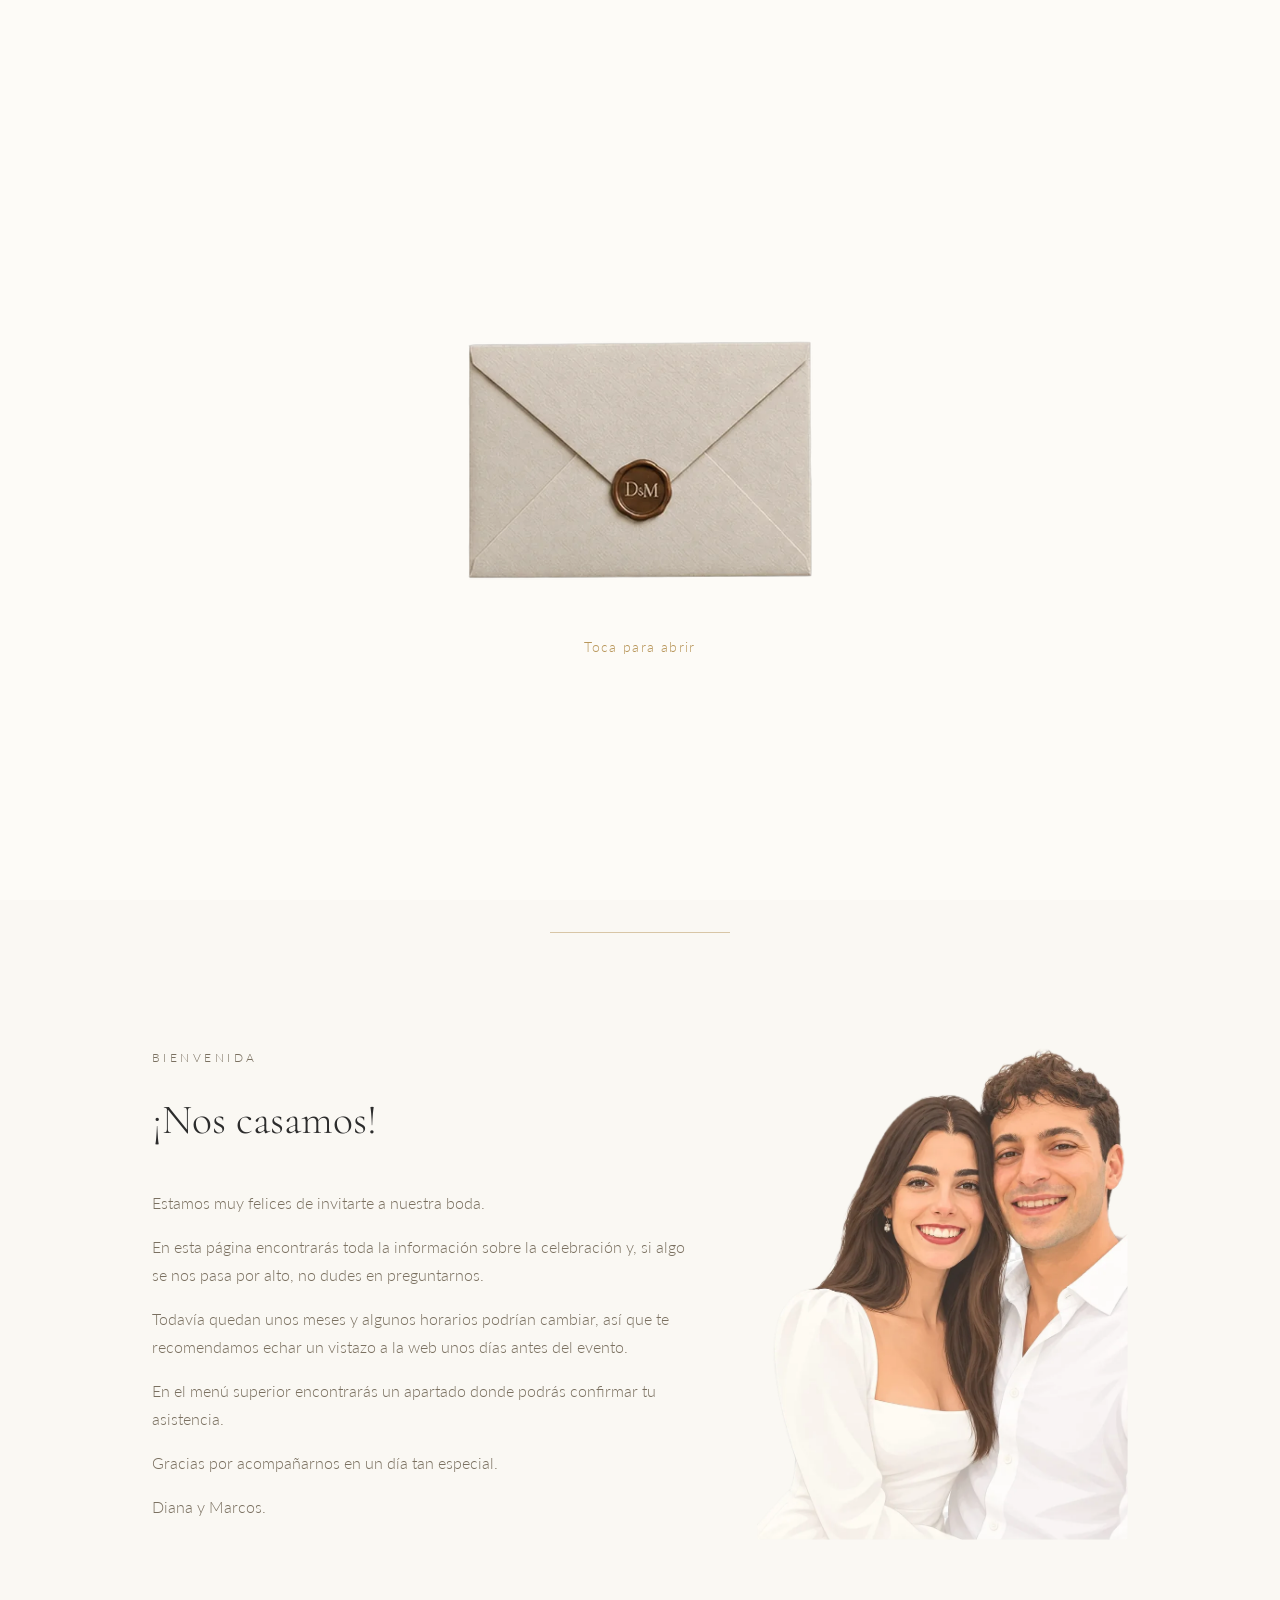
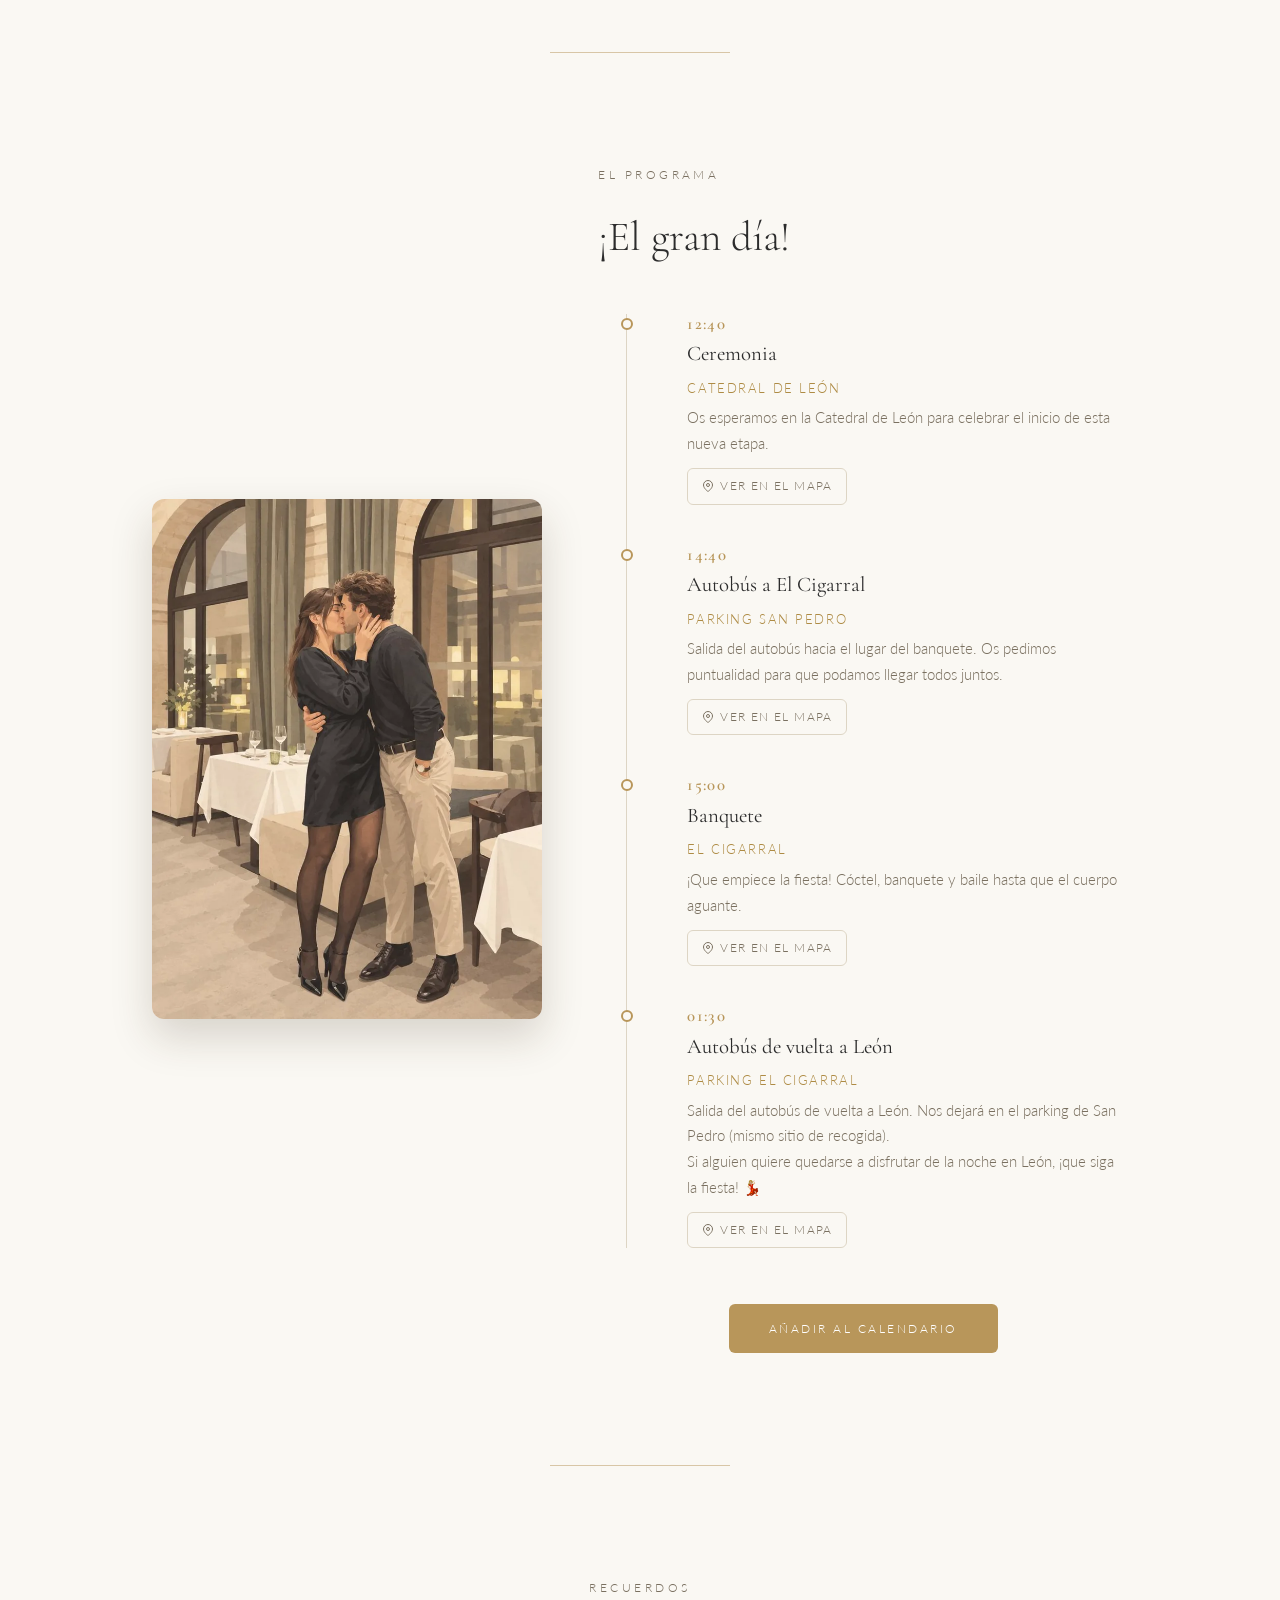
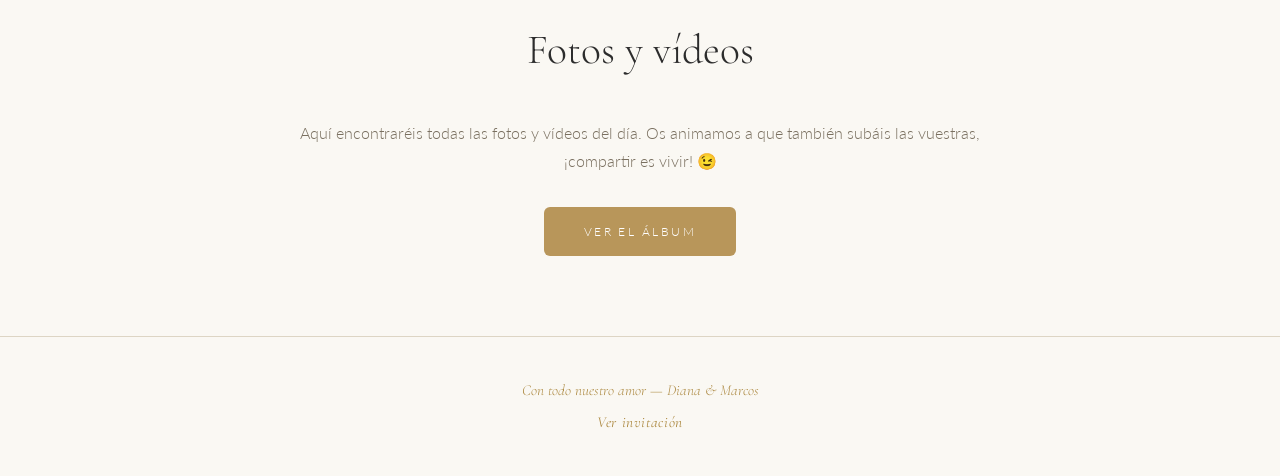
<file: index.html>
<!DOCTYPE html>
<html lang="es">
<head>
  <meta charset="UTF-8" />
  <meta name="viewport" content="width=device-width, initial-scale=1.0" />
  <meta name="color-scheme" content="only light" />
  <meta name="robots" content="noindex, nofollow" />
  <title data-es="El Día" data-en="The Day">El Día</title>

  <!-- Link preview (Open Graph) -->
  <meta property="og:type" content="website" />
  <meta property="og:url" content="https://bodadianaymarcos.com/" />
  <meta property="og:title" content="Diana &amp; Marcos" />
  <meta property="og:description" content="Tenemos algo que contarte..." />
  <meta property="og:image" content="https://bodadianaymarcos.com/og-image.jpg" />
  <meta property="og:image:width" content="1200" />
  <meta property="og:image:height" content="630" />
  <meta property="og:locale" content="es_ES" />
  <meta name="twitter:card" content="summary_large_image" />
  <meta name="twitter:title" content="Diana &amp; Marcos" />
  <meta name="twitter:description" content="Tenemos algo que contarte..." />
  <meta name="twitter:image" content="https://bodadianaymarcos.com/og-image.jpg" />

  <link rel="icon" type="image/svg+xml" href="favicon.svg?v=4" />
  <link rel="stylesheet" href="style.css?v=17" />
</head>
<body>

  <!-- Invitation intro (envelope) — shown once per device -->
  <div id="invite" class="invite">
    <div class="invite-seq" id="inviteSeq">
      <img class="fr" src="frame-1.webp" alt="" style="opacity:1" />
      <img class="fr" loading="lazy" src="frame-2.webp" alt="" />
      <img class="fr" loading="lazy" src="frame-3.webp" alt="" />
      <img class="fr" loading="lazy" src="frame-4.webp" alt="" />
      <img class="fr" loading="lazy" src="frame-5.webp" alt="" />
      <img class="fr" loading="lazy" src="frame-6.webp" alt="" />
      <img class="fr" loading="lazy" src="frame-7.webp" alt="" />
      <img class="fr" loading="lazy" src="frame-8.webp" alt="" />
      <img class="fr" loading="lazy" src="frame-9.webp" alt="" />
      <p class="invite-hint" data-es="Toca para abrir" data-en="Tap to open">Toca para abrir</p>
    </div>
    <div class="invite-letterwrap">
      <div class="invite-letter">
        <p data-es="Queridos familiares y amigos," data-en="Dear family and friends,">Queridos familiares y amigos,</p>
        <p data-es="Uno de los días más importantes de nuestra vida va a suceder muy pronto... ¡nos&nbsp;casamos!" data-en="One of the most important days of our lives is coming very soon... we're getting&nbsp;married!">Uno de los días más importantes de nuestra vida va a suceder muy pronto... ¡nos&nbsp;casamos!</p>
        <p class="il-line" data-es="Nuestra historia empezó con unos cuantos kilómetros de por medio y poco a poco se fueron convirtiendo en un camino que decidimos recorrer de la mano." data-en="Our story began with quite a few miles between us, and little by little they turned into a road we decided to walk hand in hand.">Nuestra historia empezó con unos cuantos kilómetros de por medio y poco a poco se fueron convirtiendo en un camino que decidimos recorrer de la mano.</p>
        <p data-es="Entre viajes, despedidas, reencuentros, conversaciones interminables, planes en común y muchas ganas de estar juntos, fuimos construyendo nuestra historia. Con el tiempo, entendimos que no queríamos que la distancia marcara nuestro camino, sino encontrar la manera de compartir la vida." data-en="Through trips, goodbyes, reunions, endless conversations, shared plans and a constant longing to be together, we slowly built our story. In time, we realised we didn't want distance to shape our path; we wanted to find a way to share our lives.">Entre viajes, despedidas, reencuentros, conversaciones interminables, planes en común y muchas ganas de estar juntos, fuimos construyendo nuestra historia. Con el tiempo, entendimos que no queríamos que la distancia marcara nuestro camino, sino encontrar la manera de compartir la vida.</p>
        <p class="il-line" data-es="Hoy, después de todo lo vivido y de lo que nos queda por delante, hemos decidido dar uno de los pasos más importantes de nuestra historia." data-en="Today, after everything we have lived and everything that lies ahead, we have decided to take one of the most important steps in our story.">Hoy, después de todo lo vivido y de lo que nos queda por delante, hemos decidido dar uno de los pasos más importantes de nuestra historia.</p>
        <p class="il-line" data-es="Nos hace ilusión imaginar ese día y pensar en todas las personas que estaréis allí; las que nos habéis visto crecer, las que nos habéis acompañado en cada etapa y apoyado en momentos importantes, y las que, de una manera u otra, formáis parte de lo que somos." data-en="We are so excited to picture that day and to think of all of you who will be there: those who have watched us grow up, those who have been with us through every stage, those who have supported us in important moments, and those who, in one way or another, are part of who we are today.">Nos hace ilusión imaginar ese día y pensar en todas las personas que estaréis allí; las que nos habéis visto crecer, las que nos habéis acompañado en cada etapa y apoyado en momentos importantes, y las que, de una manera u otra, formáis parte de lo que somos.</p>
        <p data-es="Porque si hay algo que tenemos claro es que los momentos importantes de la vida son aún más especiales cuando se comparten con las personas que queremos." data-en="Because if there is one thing we know for sure, it is that life's important moments are even more special when they are shared with the people we love.">Porque si hay algo que tenemos claro es que los momentos importantes de la vida son aún más especiales cuando se comparten con las personas que queremos.</p>
        <p class="il-line" data-es="Así que guarda la fecha y prepárate para disfrutar, bailar y celebrar con nosotros." data-en="So save the date, and get ready to enjoy, dance and celebrate with us.">Así que guarda la fecha y prepárate para disfrutar, bailar y celebrar con nosotros.</p>
        <p data-es="Te esperamos el 7 de agosto de 2027." data-en="We can't wait to see you on August 7th, 2027.">Te esperamos el 7 de agosto de 2027.</p>
        <p class="il-close" data-es="Con todo nuestro cariño," data-en="With all our love,">Con todo nuestro cariño,</p>
        <p class="il-sign" data-es="Diana y Marcos." data-en="Diana and Marcos.">Diana y Marcos.</p>
        <button class="invite-enter" id="inviteEnter" data-es="Entrar" data-en="Enter">Entrar</button>
      </div>
    </div>
  </div>
  <script>(function(){try{if(!localStorage.getItem('inviteSeen')){var i=document.getElementById('invite');i.style.display='flex';document.body.style.overflow='hidden';}}catch(e){}})();</script>

  <nav>
    <a class="nav-brand" href="index.html">D<span style="font-style:italic;">&</span>M</a>
    <ul class="nav-links">
      <li><a href="index.html" class="active" data-es="El día" data-en="The day">El día</a></li>
      <li><a href="travel.html" data-es="Información útil" data-en="Useful Information">Información útil</a></li>
      <li><a href="rsvp.html" data-es="Asistencia" data-en="Attendance">Asistencia</a></li>
      <li><a href="https://photos.app.goo.gl/DwbeDk7EVGPtyw8GA" target="_blank" rel="noopener" data-es="Fotos" data-en="Photos">Fotos</a></li>
    </ul>
    <div class="lang-toggle">
      <button data-lang="es" class="active">ES</button>
      <button data-lang="en">EN</button>
    </div>
    <button class="nav-toggle" aria-label="Menú" aria-expanded="false">
      <span></span><span></span><span></span>
    </button>
  </nav>

  <div class="page">

    <!-- Hero -->
    <section class="hero">
      <p class="hero-eyebrow" data-es="¡Nos casamos!" data-en="We're getting married!">¡Nos casamos!</p>
      <div class="divider hero-rule-top"></div>
      <h1>Diana <em>&</em> Marcos</h1>
      <div class="divider hero-rule-bottom"></div>
      <p class="hero-date" data-es="7 de agosto de 2027" data-en="August 7th, 2027">7 de agosto de 2027</p>
      <p class="hero-location" data-es="Catedral de León · León, España" data-en="León's Cathedral · León, Spain">Catedral de León · León, España</p>

      <div class="countdown" id="countdown">
        <div class="countdown-unit">
          <span class="countdown-number" id="cd-days">00</span>
          <span class="countdown-label" data-es="días" data-en="days">días</span>
        </div>
        <div class="countdown-unit">
          <span class="countdown-number" id="cd-hours">00</span>
          <span class="countdown-label" data-es="horas" data-en="hours">horas</span>
        </div>
        <div class="countdown-unit">
          <span class="countdown-number" id="cd-minutes">00</span>
          <span class="countdown-label" data-es="minutos" data-en="minutes">minutos</span>
        </div>
        <div class="countdown-unit">
          <span class="countdown-number" id="cd-seconds">00</span>
          <span class="countdown-label" data-es="segundos" data-en="seconds">segundos</span>
        </div>
      </div>

      <div class="countdown-done" id="countdownDone" style="display:none;">
        <p class="cd-done-title" data-es="¡Ya estamos casados!" data-en="We're married!">¡Ya estamos casados!</p>
        <p class="cd-done-sub" data-es="Gracias por acompañarnos en un día tan especial." data-en="Thank you for celebrating this special day with us.">Gracias por acompañarnos en un día tan especial.</p>
      </div>
    </section>

    <div class="divider-long"></div>

    <!-- Welcome message -->
    <section class="section welcome">
      <div class="welcome-text">
      <p class="section-label" data-es="Bienvenida" data-en="Welcome">Bienvenida</p>
      <h2 data-es="¡Nos casamos!" data-en="We're getting married!">¡Nos casamos!</h2>
      <p data-es="Estamos muy felices de invitarte a nuestra boda." data-en="We're so happy to invite you to our wedding.">Estamos muy felices de invitarte a nuestra boda.</p>
      <p data-es="En esta página encontrarás toda la información sobre la celebración y, si algo se nos pasa por alto, no dudes en preguntarnos." data-en="On this page you'll find all the information about the celebration — and if we've missed anything, don't hesitate to ask us.">En esta página encontrarás toda la información sobre la celebración y, si algo se nos pasa por alto, no dudes en preguntarnos.</p>
      <p data-es="Todavía quedan unos meses y algunos horarios podrían cambiar, así que te recomendamos echar un vistazo a la web unos días antes del evento." data-en="There are still a few months to go and some timings may change, so we recommend checking the website in the days before the event.">Todavía quedan unos meses y algunos horarios podrían cambiar, así que te recomendamos echar un vistazo a la web unos días antes del evento.</p>
      <p data-es="En el menú superior encontrarás un apartado donde podrás confirmar tu asistencia." data-en="In the top menu you'll find a section where you can confirm your attendance.">En el menú superior encontrarás un apartado donde podrás confirmar tu asistencia.</p>
      <p data-es="Gracias por acompañarnos en un día tan especial." data-en="Thank you for joining us on such a special day.">Gracias por acompañarnos en un día tan especial.</p>
      <p data-es="Diana y Marcos." data-en="Diana and Marcos.">Diana y Marcos.</p>
      </div>
      <div class="welcome-image">
        <picture>
          <source srcset="us.webp" type="image/webp" />
          <img src="us.png" alt="Diana y Marcos" />
        </picture>
      </div>
    </section>

    <div class="divider-long"></div>

    <!-- Schedule -->
    <section class="section schedule">
      <div class="schedule-photo">
        <picture>
          <source srcset="us-dinner.webp" type="image/webp" />
          <img src="us-dinner.jpg" alt="Diana y Marcos" loading="lazy" />
        </picture>
      </div>
      <div class="schedule-main">
      <p class="section-label" data-es="El programa" data-en="The schedule">El programa</p>
      <h2 data-es="¡El gran día!" data-en="The big day!">¡El gran día!</h2>

      <div class="timeline">

        <div class="timeline-item">
          <div class="timeline-dot">
            <div class="dot"></div>
          </div>
          <div class="timeline-body">
            <span class="time">12:40</span>
            <h3 data-es="Ceremonia" data-en="Ceremony">Ceremonia</h3>
            <p class="place">Catedral de León</p>
            <p data-es="Os esperamos en la Catedral de León para celebrar el inicio de esta nueva etapa." data-en="Join us at the León's Cathedral to celebrate the beginning of this new chapter.">Os esperamos en la Catedral de León para celebrar el inicio de esta nueva etapa.</p>
            <a class="map-link" href="https://maps.google.com/?q=Catedral+de+León,+León,+España" target="_blank" rel="noopener">
              <svg width="12" height="12" viewBox="0 0 24 24" fill="none" stroke="currentColor" stroke-width="2"><path d="M21 10c0 7-9 13-9 13s-9-6-9-13a9 9 0 0 1 18 0z"/><circle cx="12" cy="10" r="3"/></svg>
              <span data-es="Ver en el mapa" data-en="View on map">Ver en el mapa</span>
            </a>
          </div>
        </div>

        <div class="timeline-item">
          <div class="timeline-dot">
            <div class="dot"></div>
          </div>
          <div class="timeline-body">
            <span class="time">14:40</span>
            <h3 data-es="Autobús a El Cigarral" data-en="Bus to El Cigarral">Autobús a El Cigarral</h3>
            <p class="place" data-es="Parking San Pedro" data-en="San Pedro Car Park">Parking San Pedro</p>
            <p data-es="Salida del autobús hacia el lugar del banquete. Os pedimos puntualidad para que podamos llegar todos juntos." data-en="The bus departs to the venue. Please be on time so we can all arrive together.">Salida del autobús hacia el lugar del banquete. Os pedimos puntualidad para que podamos llegar todos juntos.</p>
            <a class="map-link" href="https://maps.google.com/?q=Parking+San+Pedro,+León,+España" target="_blank" rel="noopener">
              <svg width="12" height="12" viewBox="0 0 24 24" fill="none" stroke="currentColor" stroke-width="2"><path d="M21 10c0 7-9 13-9 13s-9-6-9-13a9 9 0 0 1 18 0z"/><circle cx="12" cy="10" r="3"/></svg>
              <span data-es="Ver en el mapa" data-en="View on map">Ver en el mapa</span>
            </a>
          </div>
        </div>

        <div class="timeline-item">
          <div class="timeline-dot">
            <div class="dot"></div>
          </div>
          <div class="timeline-body">
            <span class="time">15:00</span>
            <h3 data-es="Banquete" data-en="Reception">Banquete</h3>
            <p class="place">El Cigarral</p>
            <p data-es="¡Que empiece la fiesta! Cóctel, banquete y baile hasta que el cuerpo aguante." data-en="Let the celebration begin! Cocktails, dinner and dancing into the night.">¡Que empiece la fiesta! Cóctel, banquete y baile hasta que el cuerpo aguante.</p>
            <a class="map-link" href="https://maps.google.com/?q=El+Cigarral+de+Cembranos,+León" target="_blank" rel="noopener">
              <svg width="12" height="12" viewBox="0 0 24 24" fill="none" stroke="currentColor" stroke-width="2"><path d="M21 10c0 7-9 13-9 13s-9-6-9-13a9 9 0 0 1 18 0z"/><circle cx="12" cy="10" r="3"/></svg>
              <span data-es="Ver en el mapa" data-en="View on map">Ver en el mapa</span>
            </a>
          </div>
        </div>

        <div class="timeline-item">
          <div class="timeline-dot">
            <div class="dot"></div>
          </div>
          <div class="timeline-body">
            <span class="time">01:30</span>
            <h3 data-es="Autobús de vuelta a León" data-en="Bus back to León">Autobús de vuelta a León</h3>
            <p class="place" data-es="Parking El Cigarral" data-en="El Cigarral Car Park">Parking El Cigarral</p>
            <p data-es="Salida del autobús de vuelta a León. Nos dejará en el parking de San Pedro (mismo sitio de recogida)." data-en="The bus departs back to León, dropping off at San Pedro car park (same pick-up spot).">Salida del autobús de vuelta a León. Nos dejará en el parking de San Pedro (mismo sitio de recogida).</p>
            <p data-es="Si alguien quiere quedarse a disfrutar de la noche en León, ¡que siga la fiesta! 💃🏼" data-en="If you'd like to keep the night going in León, the party doesn't have to stop! 💃🏼">Si alguien quiere quedarse a disfrutar de la noche en León, ¡que siga la fiesta! 💃🏼</p>
            <a class="map-link" href="https://maps.google.com/?q=Parking+San+Pedro,+León,+España" target="_blank" rel="noopener">
              <svg width="12" height="12" viewBox="0 0 24 24" fill="none" stroke="currentColor" stroke-width="2"><path d="M21 10c0 7-9 13-9 13s-9-6-9-13a9 9 0 0 1 18 0z"/><circle cx="12" cy="10" r="3"/></svg>
              <span data-es="Ver en el mapa" data-en="View on map">Ver en el mapa</span>
            </a>
          </div>
        </div>

      </div>

      <div style="text-align:center; margin-top:2.5rem;">
        <a href="boda-diana-marcos.ics" download class="btn" style="display:inline-block; text-decoration:none;" data-es="Añadir al calendario" data-en="Add to calendar">Añadir al calendario</a>
      </div>
      </div>
    </section>

    <div class="divider-long"></div>

    <!-- Photos -->
    <section class="section" style="text-align:center;">
      <p class="section-label" data-es="Recuerdos" data-en="Memories">Recuerdos</p>
      <h2 data-es="Fotos y vídeos" data-en="Photos & videos">Fotos y vídeos</h2>
      <p data-es="Aquí encontraréis todas las fotos y vídeos del día. Os animamos a que también subáis las vuestras, ¡compartir es vivir! 😉" data-en="Here you'll find all the photos and videos from the day. We encourage you to also upload your own, sharing is living! 😉">Aquí encontraréis todas las fotos y vídeos del día. Os animamos a que también subáis las vuestras, ¡compartir es vivir! 😉</p>
      <a href="https://photos.app.goo.gl/DwbeDk7EVGPtyw8GA" target="_blank" rel="noopener" class="btn" style="display:inline-block; margin-top:1rem; text-decoration:none;" data-es="Ver el álbum" data-en="Open the album">Ver el álbum</a>
    </section>

  </div>

  <footer>
    <span data-es="Con todo nuestro amor — Diana &amp; Marcos" data-en="With all our love — Diana &amp; Marcos">Con todo nuestro amor — Diana &amp; Marcos</span>
    <br />
    <button id="inviteReplay" class="invite-replay" data-es="Ver invitación" data-en="View invitation">Ver invitación</button>
  </footer>

  <script src="lang.js?v=5"></script>
  <script>initLang();</script>
  <script>
    (function () {
      const target = new Date('2027-08-07T00:00:00+02:00');
      function pad(n) { return String(n).padStart(2, '0'); }
      function tick() {
        const diff = target - Date.now();
        if (diff <= 0) {
          document.getElementById('countdown').style.display = 'none';
          document.getElementById('countdownDone').style.display = 'block';
          return;
        }
        const d = Math.floor(diff / 86400000);
        const h = Math.floor((diff % 86400000) / 3600000);
        const m = Math.floor((diff % 3600000) / 60000);
        const s = Math.floor((diff % 60000) / 1000);
        document.getElementById('cd-days').textContent    = pad(d);
        document.getElementById('cd-hours').textContent   = pad(h);
        document.getElementById('cd-minutes').textContent = pad(m);
        document.getElementById('cd-seconds').textContent = pad(s);
      }
      tick();
      setInterval(tick, 1000);
    })();
  </script>

</body>
</html>
</file>
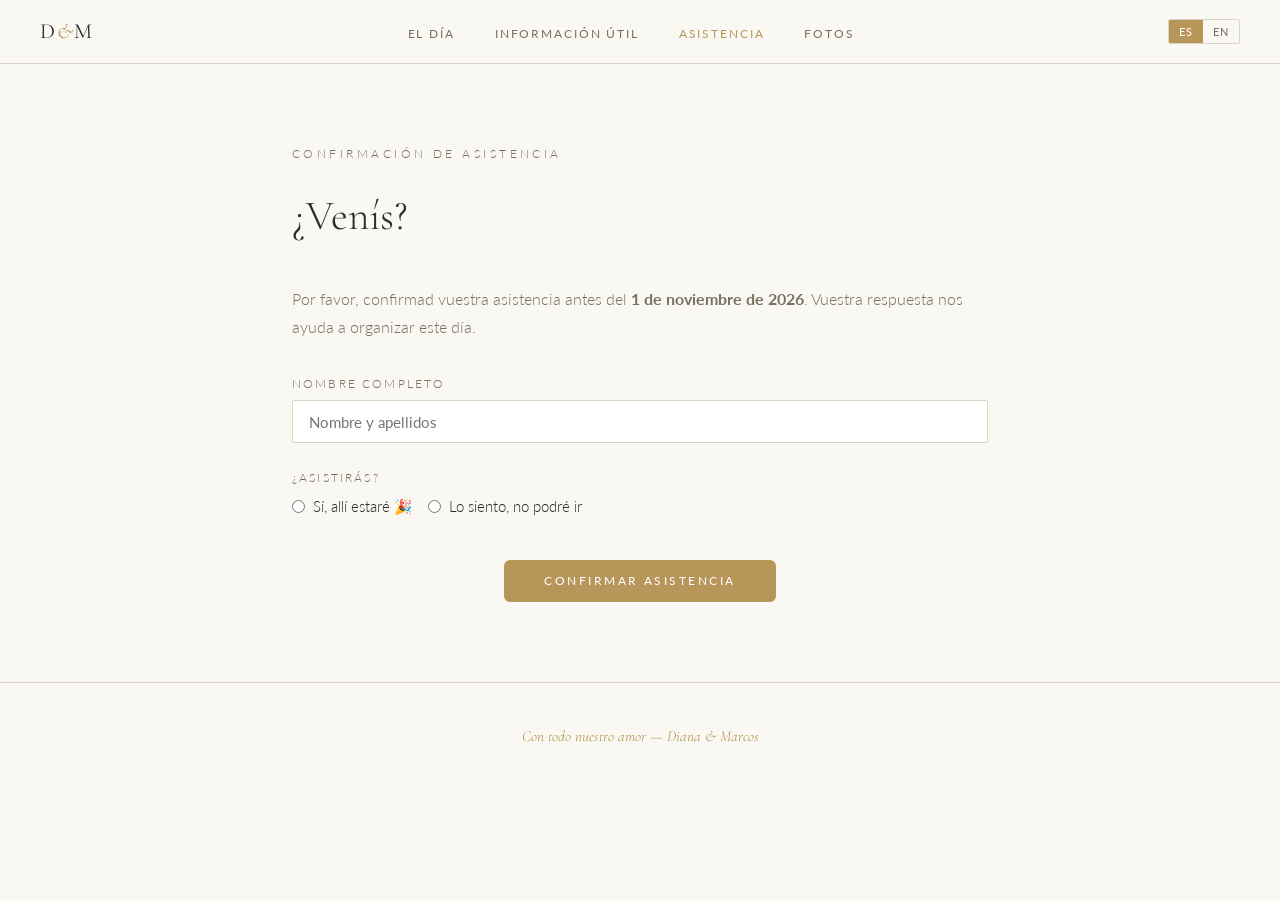
<file: rsvp.html>
<!DOCTYPE html>
<html lang="es">
<head>
  <meta charset="UTF-8" />
  <meta name="viewport" content="width=device-width, initial-scale=1.0" />
  <meta name="color-scheme" content="only light" />
  <meta name="robots" content="noindex, nofollow" />
  <title data-es="Asistencia" data-en="Attendance">Asistencia</title>

  <!-- Link preview (Open Graph) -->
  <meta property="og:type" content="website" />
  <meta property="og:url" content="https://bodadianaymarcos.com/rsvp.html" />
  <meta property="og:title" content="Diana &amp; Marcos" />
  <meta property="og:description" content="Tenemos algo que contarte..." />
  <meta property="og:image" content="https://bodadianaymarcos.com/og-image.jpg" />
  <meta property="og:image:width" content="1200" />
  <meta property="og:image:height" content="630" />
  <meta property="og:locale" content="es_ES" />
  <meta name="twitter:card" content="summary_large_image" />
  <meta name="twitter:title" content="Diana &amp; Marcos" />
  <meta name="twitter:description" content="Tenemos algo que contarte..." />
  <meta name="twitter:image" content="https://bodadianaymarcos.com/og-image.jpg" />

  <link rel="icon" type="image/svg+xml" href="favicon.svg?v=4" />
  <link rel="stylesheet" href="style.css?v=17" />
</head>
<body>

  <nav>
    <a class="nav-brand" href="index.html">D<span style="font-style:italic;">&</span>M</a>
    <ul class="nav-links">
      <li><a href="index.html" data-es="El día" data-en="The day">El día</a></li>
      <li><a href="travel.html" data-es="Información útil" data-en="Useful Information">Información útil</a></li>
      <li><a href="rsvp.html" class="active" data-es="Asistencia" data-en="Attendance">Asistencia</a></li>
      <li><a href="https://photos.app.goo.gl/DwbeDk7EVGPtyw8GA" target="_blank" rel="noopener" data-es="Fotos" data-en="Photos">Fotos</a></li>
    </ul>
    <div class="lang-toggle">
      <button data-lang="es" class="active">ES</button>
      <button data-lang="en">EN</button>
    </div>
    <button class="nav-toggle" aria-label="Menú" aria-expanded="false">
      <span></span><span></span><span></span>
    </button>
  </nav>

  <div class="page">
    <section class="section">
      <p class="section-label" data-es="Confirmación de asistencia" data-en="Attendance confirmation">Confirmación de asistencia</p>
      <h2 data-es="¿Venís?" data-en="Are you coming?">¿Venís?</h2>
      <p data-es-html="Por favor, confirmad vuestra asistencia antes del <strong>1 de noviembre de 2026</strong>. Vuestra respuesta nos ayuda a organizar este día."
         data-en-html="Please confirm your attendance by <strong>November 1st, 2026</strong>. Your reply helps us make the day perfect.">
        Por favor, confirmad vuestra asistencia antes del <strong>1 de noviembre de 2026</strong>. Vuestra respuesta nos ayuda a organizar este día.
      </p>

      <form
        id="rsvp-form"
        action="https://api.web3forms.com/submit"
        method="POST"
        class="form-grid"
        novalidate
      >

        <!-- Web3Forms access key -->
        <input type="hidden" name="access_key" value="e30608d9-1100-4c34-aed5-bc44959e7234" />
        <!-- Email subject + sender name for the notification you receive -->
        <input type="hidden" name="subject" value="Nueva confirmación de asistencia — Boda Diana & Marcos" />
        <input type="hidden" name="from_name" value="Web Boda Diana & Marcos" />
        <!-- Honeypot spam protection (leave empty) -->
        <input type="checkbox" name="botcheck" style="display:none;" tabindex="-1" autocomplete="off" />

        <!-- Name -->
        <div class="form-group">
          <label for="name" data-es="Nombre completo" data-en="Full name">Nombre completo</label>
          <input type="text" id="name" name="name"
            data-es-placeholder="Nombre y apellidos"
            data-en-placeholder="First and last name"
            placeholder="Nombre y apellidos" />
          <span class="field-error" id="err-name" data-es="Por favor, introduce tu nombre completo." data-en="Please enter your full name.">Por favor, introduce tu nombre completo.</span>
        </div>

        <!-- Attendance -->
        <div class="form-group">
          <label data-es="¿Asistirás?" data-en="Will you attend?">¿Asistirás?</label>
          <div class="radio-group" id="rg-attendance">
            <label>
              <input type="radio" name="attendance" value="yes" id="att-yes" />
              <span data-es="Sí, allí estaré 🎉" data-en="Yes, I'll be there 🎉">Sí, allí estaré 🎉</span>
            </label>
            <label>
              <input type="radio" name="attendance" value="no" id="att-no" />
              <span data-es="Lo siento, no podré ir" data-en="Sorry, I can't make it">Lo siento, no podré ir</span>
            </label>
          </div>
          <span class="field-error" id="err-attendance" data-es="Por favor, indica si asistirás." data-en="Please let us know if you'll attend.">Por favor, indica si asistirás.</span>
        </div>

        <!-- Fields shown only when attending -->
        <div id="attending-fields" class="conditional">

          <div class="form-grid" style="margin-top:0;">

            <!-- Companion -->
            <div class="form-group">
              <label data-es="¿Vendrás con tu pareja?" data-en="Will you bring a plus-one?">¿Vendrás con tu pareja?</label>
              <div class="radio-group" id="rg-companion">
                <label>
                  <input type="radio" name="companion" value="yes" id="comp-yes" />
                  <span data-es="Sí" data-en="Yes">Sí</span>
                </label>
                <label>
                  <input type="radio" name="companion" value="no" id="comp-no" />
                  <span data-es="No" data-en="No">No</span>
                </label>
              </div>
              <span class="field-error" id="err-companion" data-es="Por favor, indica si vendrás con tu pareja." data-en="Please let us know if you're bringing a plus-one.">Por favor, indica si vendrás con tu pareja.</span>
            </div>

            <div id="companion-name-group" class="form-group conditional">
              <label for="companion-name" data-es="Nombre de tu pareja" data-en="Plus-one's name">Nombre de tu pareja</label>
              <input type="text" id="companion-name" name="companion_name"
                data-es-placeholder="Nombre y apellidos"
                data-en-placeholder="First and last name"
                placeholder="Nombre y apellidos" />
              <span class="field-error" id="err-companion-name" data-es="Por favor, introduce el nombre de tu pareja." data-en="Please enter your plus-one's name.">Por favor, introduce el nombre de tu pareja.</span>
            </div>

            <!-- Children count -->
            <div class="form-group">
              <label for="children-count" data-es="Número de niños" data-en="Number of children">Número de niños</label>
              <input type="number" id="children-count" name="children_count" min="0" max="3" value="0" />
            </div>

            <!-- Children names — dynamically generated when children > 0 -->
            <div id="children-names-group" class="conditional"></div>

            <!-- Bus -->
            <div class="form-group">
              <label data-es="¿Utilizarás el autobús para ir y volver del banquete?" data-en="Will you take the bus to the venue?">¿Utilizarás el autobús para ir y volver del banquete?</label>
              <div class="radio-group" id="rg-bus">
                <label>
                  <input type="radio" name="bus" value="yes" />
                  <span data-es="Sí" data-en="Yes">Sí</span>
                </label>
                <label>
                  <input type="radio" name="bus" value="no" />
                  <span data-es="No, iré por mi cuenta" data-en="No, I'll make my own way">No, iré por mi cuenta</span>
                </label>
              </div>
              <span class="field-error" id="err-bus" data-es="Por favor, indica si utilizarás el autobús." data-en="Please let us know if you'll take the bus.">Por favor, indica si utilizarás el autobús.</span>
            </div>

            <!-- Dietary -->
            <div class="form-group">
              <label for="dietary" data-es="Restricciones alimentarias o alergias" data-en="Dietary requirements or allergies">Restricciones alimentarias o alergias</label>
              <textarea id="dietary" name="dietary"
                data-es-placeholder="Hacednos saber si tenéis alguna alergia, intolerancia o preferencia especial.&#10;Si no tenéis ninguna, podéis dejarlo en blanco."
                data-en-placeholder="Let us know if you have any allergies, intolerances or dietary preferences.&#10;If not, feel free to leave this blank."
                placeholder="Hacednos saber si tenéis alguna alergia, intolerancia o preferencia especial.&#10;Si no tenéis ninguna, podéis dejarlo en blanco."></textarea>
            </div>

          </div>

        </div>

        <div style="text-align:center;">
          <button type="submit" class="btn" data-es="Confirmar asistencia" data-en="Confirm attendance">Confirmar asistencia</button>
        </div>

      </form>

      <!-- Success message -->
      <div id="success-msg" style="display:none; margin-top:2rem; text-align:center;">
        <div class="divider"></div>

        <!-- Shown when attending -->
        <div id="success-yes">
          <p style="font-family:'Cormorant Garamond',serif; font-size:1.4rem; font-style:italic; color:var(--charcoal);"
             data-es="¡Muchas gracias! Nos vemos el 7 de agosto."
             data-en="Thank you so much! See you on August 7th.">
            ¡Muchas gracias! Nos vemos el 7 de agosto.
          </p>
          <p style="color:var(--gray); margin-top:0.5rem; font-size:0.9rem;"
             data-es="Hemos recibido tu confirmación. Si necesitas cambiar algo, escríbenos directamente."
             data-en="We've received your confirmation. If anything changes, just drop us a message.">
            Hemos recibido tu confirmación. Si necesitas cambiar algo, escríbenos directamente.
          </p>
        </div>

        <!-- Shown when not attending -->
        <div id="success-no" style="display:none;">
          <p style="font-family:'Cormorant Garamond',serif; font-size:1.4rem; font-style:italic; color:var(--charcoal);"
             data-es="¡Gracias por avisarnos! Os echaremos de menos."
             data-en="Thank you for letting us know! We'll miss you.">
            ¡Gracias por avisarnos! Os echaremos de menos.
          </p>
          <p style="color:var(--gray); margin-top:0.5rem; font-size:0.9rem;"
             data-es="Hemos recibido tu respuesta. Si tus planes cambian, escríbenos directamente."
             data-en="We've received your reply. If your plans change, just drop us a message.">
            Hemos recibido tu respuesta. Si tus planes cambian, escríbenos directamente.
          </p>
        </div>

        <div class="divider"></div>
      </div>

    </section>
  </div>

  <footer>
    <span data-es="Con todo nuestro amor — Diana &amp; Marcos" data-en="With all our love — Diana &amp; Marcos">Con todo nuestro amor — Diana &amp; Marcos</span>
  </footer>

  <script src="lang.js?v=5"></script>
  <script>
    initLang();

    // Current language helper
    const getLang = () => localStorage.getItem('lang') || 'es';

    // Show/hide attending fields
    const radios = document.querySelectorAll('input[name="attendance"]');
    const attendingFields = document.getElementById('attending-fields');
    radios.forEach(r => {
      r.addEventListener('change', () => {
        attendingFields.classList.toggle('visible', document.getElementById('att-yes').checked);
      });
    });

    // Show/hide companion name
    const companionRadios = document.querySelectorAll('input[name="companion"]');
    const companionNameGroup = document.getElementById('companion-name-group');
    companionRadios.forEach(r => {
      r.addEventListener('change', () => {
        companionNameGroup.classList.toggle('visible', document.getElementById('comp-yes').checked);
      });
    });

    // Dynamically generate child name+age fields (language-aware)
    const childrenInput = document.getElementById('children-count');
    const childrenNamesGroup = document.getElementById('children-names-group');

    function buildChildFields() {
      const count = Math.min(Math.max(parseInt(childrenInput.value) || 0, 0), 3);
      const lang = getLang();
      childrenNamesGroup.innerHTML = '';
      if (count > 0) {
        childrenNamesGroup.classList.add('visible');
        for (let i = 1; i <= count; i++) {
          const label = lang === 'en' ? `Child ${i}` : `Niño/a ${i}`;
          const namePlaceholder = lang === 'en' ? 'First and last name' : 'Nombre y apellidos';
          const agePlaceholder = lang === 'en' ? 'Age' : 'Edad';
          const errMsg = lang === 'en' ? 'Please enter the child\'s full name and age.' : 'Por favor, introduce el nombre completo y la edad del niño/a.';
          const div = document.createElement('div');
          div.style.cssText = 'margin-bottom:1rem;';
          div.innerHTML = `
            <div style="display:grid; grid-template-columns:1fr auto; gap:1rem; align-items:end;">
              <div class="form-group" style="margin:0;">
                <label for="child-name-${i}">${label}</label>
                <input type="text" id="child-name-${i}" name="child_name_${i}" placeholder="${namePlaceholder}" />
              </div>
              <div class="form-group" style="margin:0; width:90px;">
                <label for="child-age-${i}">${agePlaceholder}</label>
                <input type="number" id="child-age-${i}" name="child_age_${i}" min="0" max="17" placeholder="0" />
              </div>
            </div>
            <span class="field-error" id="err-child-name-${i}">${errMsg}</span>
          `;
          childrenNamesGroup.appendChild(div);
        }
      } else {
        childrenNamesGroup.classList.remove('visible');
      }
    }

    childrenInput.addEventListener('input', buildChildFields);

    // Re-build child fields when language changes
    document.querySelectorAll('.lang-toggle button').forEach(btn => {
      btn.addEventListener('click', () => {
        if (parseInt(childrenInput.value) > 0) buildChildFields();
      });
    });

    // Validation helpers
    function setError(inputEl, errorEl, show) {
      if (inputEl) inputEl.classList.toggle('invalid', show);
      if (errorEl) errorEl.classList.toggle('visible', show);
    }

    function setRadioError(groupEl, errorEl, show) {
      if (groupEl) groupEl.classList.toggle('invalid', show);
      if (errorEl) errorEl.classList.toggle('visible', show);
    }

    function radioSelected(name) {
      return !!document.querySelector(`input[name="${name}"]:checked`);
    }

    function validateForm() {
      let valid = true;
      const attending = document.getElementById('att-yes').checked;

      // Name
      const nameEl = document.getElementById('name');
      const nameOk = nameEl.value.trim() !== '';
      setError(nameEl, document.getElementById('err-name'), !nameOk);
      if (!nameOk) valid = false;

      // Attendance radio
      const attOk = radioSelected('attendance');
      setRadioError(document.getElementById('rg-attendance'), document.getElementById('err-attendance'), !attOk);
      if (!attOk) valid = false;

      // Fields only required when attending
      if (attending) {
        // Companion radio
        const compOk = radioSelected('companion');
        setRadioError(document.getElementById('rg-companion'), document.getElementById('err-companion'), !compOk);
        if (!compOk) valid = false;

        // Companion name (only if companion = yes)
        if (document.getElementById('comp-yes').checked) {
          const compNameEl = document.getElementById('companion-name');
          const compNameOk = compNameEl.value.trim() !== '';
          setError(compNameEl, document.getElementById('err-companion-name'), !compNameOk);
          if (!compNameOk) valid = false;
        }

        // Child name + age fields (dynamically generated)
        const count = parseInt(document.getElementById('children-count').value) || 0;
        for (let i = 1; i <= count; i++) {
          const cn = document.getElementById(`child-name-${i}`);
          const ca = document.getElementById(`child-age-${i}`);
          const errSpan = document.getElementById(`err-child-name-${i}`);
          const cnOk = cn && cn.value.trim() !== '';
          const caOk = ca && ca.value !== '';
          const rowOk = cnOk && caOk;
          if (cn) cn.classList.toggle('invalid', !cnOk);
          if (ca) ca.classList.toggle('invalid', !caOk);
          if (errSpan) errSpan.classList.toggle('visible', !rowOk);
          if (!rowOk) valid = false;
        }

        // Bus radio
        const busOk = radioSelected('bus');
        setRadioError(document.getElementById('rg-bus'), document.getElementById('err-bus'), !busOk);
        if (!busOk) valid = false;
      }

      return valid;
    }

    // Clear error on input/change
    document.getElementById('name').addEventListener('input', () => setError(document.getElementById('name'), document.getElementById('err-name'), false));
    document.querySelectorAll('input[name="attendance"]').forEach(r => r.addEventListener('change', () => setRadioError(document.getElementById('rg-attendance'), document.getElementById('err-attendance'), false)));
    document.querySelectorAll('input[name="companion"]').forEach(r => r.addEventListener('change', () => setRadioError(document.getElementById('rg-companion'), document.getElementById('err-companion'), false)));
    document.querySelectorAll('input[name="bus"]').forEach(r => r.addEventListener('change', () => setRadioError(document.getElementById('rg-bus'), document.getElementById('err-bus'), false)));

    // Web3Forms AJAX submission
    const form = document.getElementById('rsvp-form');
    const successMsg = document.getElementById('success-msg');
    form.addEventListener('submit', async (e) => {
      e.preventDefault();
      if (!validateForm()) {
        // Scroll to first error
        const firstError = form.querySelector('.invalid, .field-error.visible');
        if (firstError) firstError.scrollIntoView({ behavior: 'smooth', block: 'center' });
        return;
      }
      const response = await fetch(form.action, {
        method: 'POST',
        body: new FormData(form),
        headers: { 'Accept': 'application/json' }
      });
      if (response.ok) {
        const attending = document.getElementById('att-yes').checked;
        document.getElementById('success-yes').style.display = attending ? 'block' : 'none';
        document.getElementById('success-no').style.display = attending ? 'none' : 'block';
        form.style.display = 'none';
        successMsg.style.display = 'block';
      } else {
        const msg = getLang() === 'en'
          ? 'There was a problem submitting the form. Please try again.'
          : 'Hubo un problema al enviar el formulario. Por favor, inténtalo de nuevo.';
        alert(msg);
      }
    });
  </script>

</body>
</html>
</file>
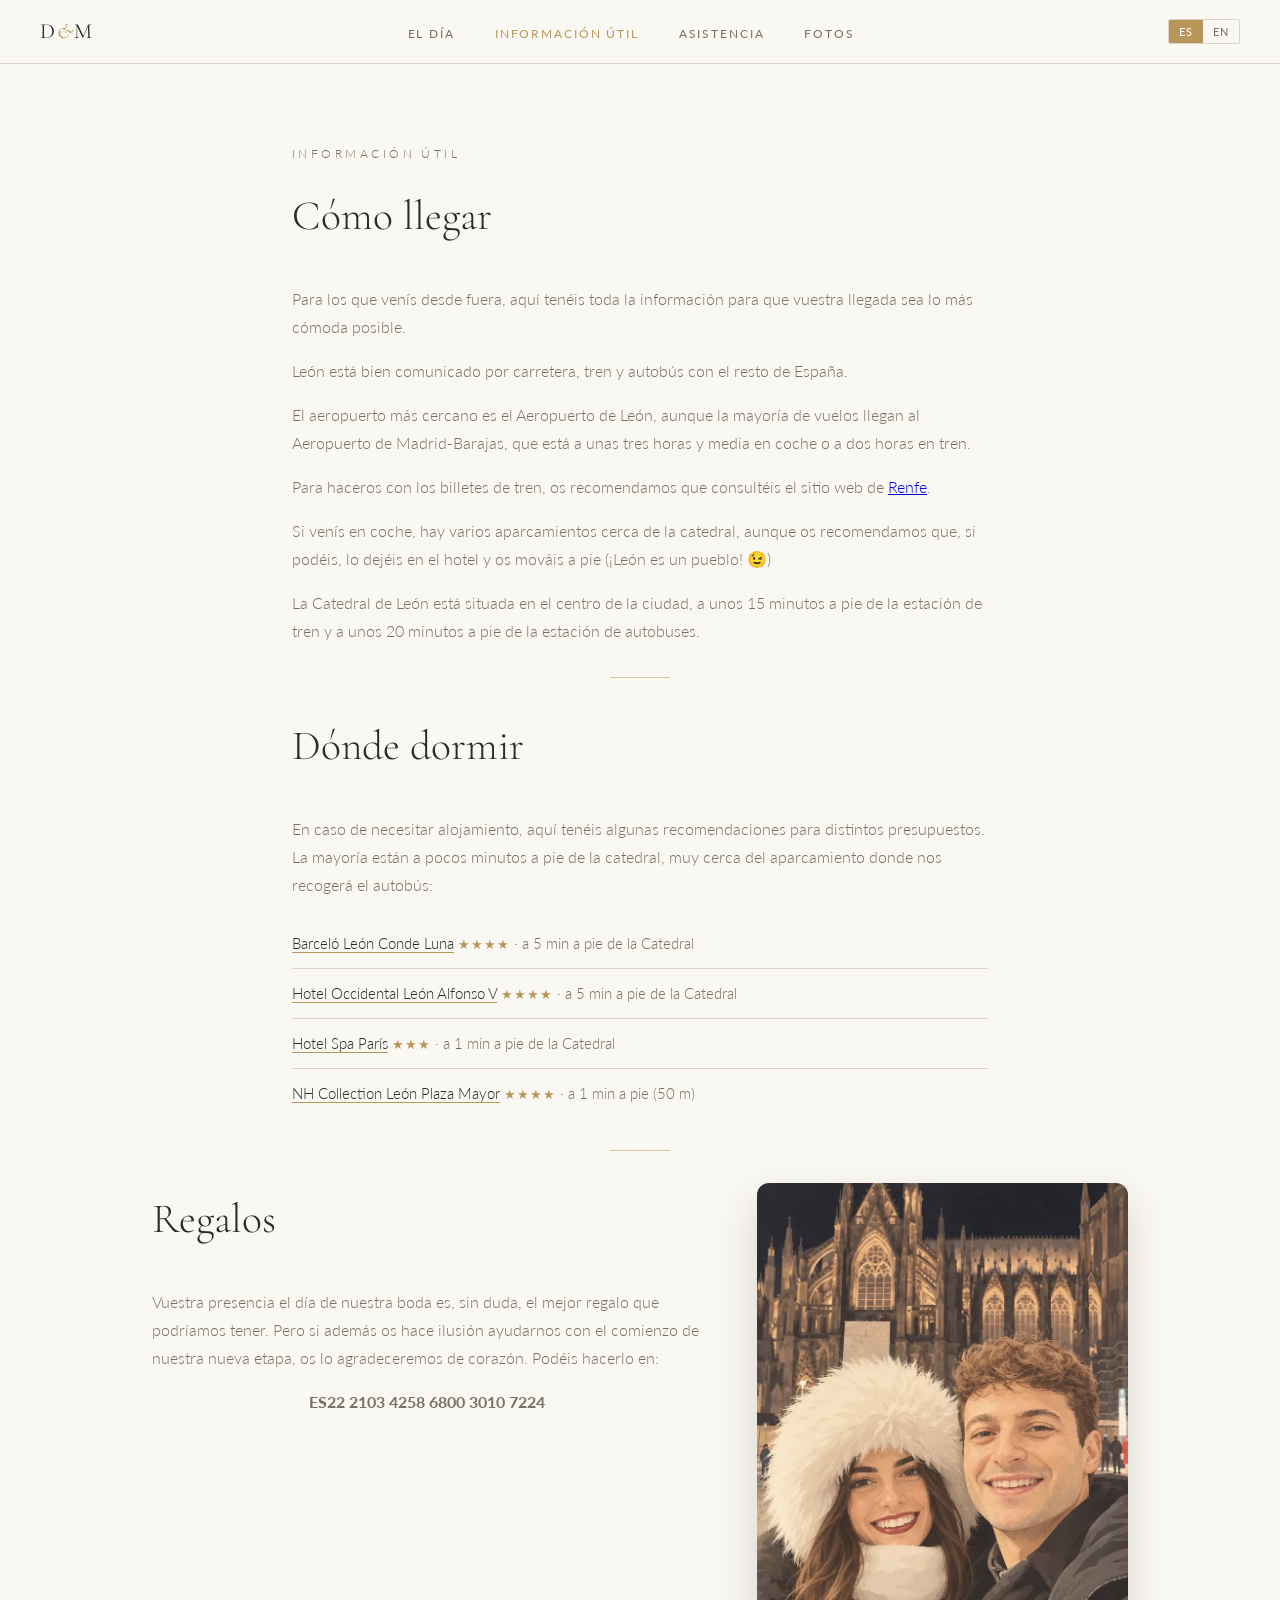
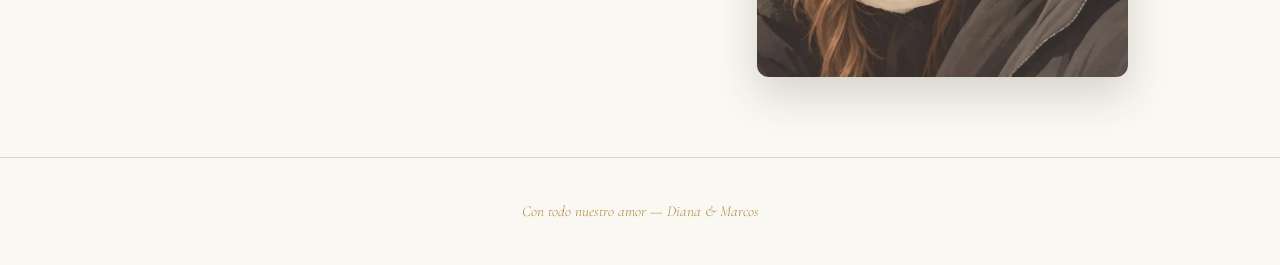
<file: travel.html>
<!DOCTYPE html>
<html lang="es">
<head>
  <meta charset="UTF-8" />
  <meta name="viewport" content="width=device-width, initial-scale=1.0" />
  <meta name="color-scheme" content="only light" />
  <meta name="robots" content="noindex, nofollow" />
  <title data-es="Información Útil" data-en="Useful Information">Información Útil</title>

  <!-- Link preview (Open Graph) -->
  <meta property="og:type" content="website" />
  <meta property="og:url" content="https://bodadianaymarcos.com/travel.html" />
  <meta property="og:title" content="Diana &amp; Marcos" />
  <meta property="og:description" content="Tenemos algo que contarte..." />
  <meta property="og:image" content="https://bodadianaymarcos.com/og-image.jpg" />
  <meta property="og:image:width" content="1200" />
  <meta property="og:image:height" content="630" />
  <meta property="og:locale" content="es_ES" />
  <meta name="twitter:card" content="summary_large_image" />
  <meta name="twitter:title" content="Diana &amp; Marcos" />
  <meta name="twitter:description" content="Tenemos algo que contarte..." />
  <meta name="twitter:image" content="https://bodadianaymarcos.com/og-image.jpg" />

  <link rel="icon" type="image/svg+xml" href="favicon.svg?v=5" />
  <link rel="stylesheet" href="style.css?v=17" />
</head>
<body>

  <nav>
    <a class="nav-brand" href="index.html">D<span style="font-style:italic;">&</span>M</a>
    <ul class="nav-links">
      <li><a href="index.html" data-es="El día" data-en="The day">El día</a></li>
      <li><a href="travel.html" class="active" data-es="Información útil" data-en="Useful Information">Información útil</a></li>
      <li><a href="rsvp.html" data-es="Asistencia" data-en="Attendance">Asistencia</a></li>
      <li><a href="https://photos.app.goo.gl/DwbeDk7EVGPtyw8GA" target="_blank" rel="noopener" data-es="Fotos" data-en="Photos">Fotos</a></li>
    </ul>
    <div class="lang-toggle">
      <button data-lang="es" class="active">ES</button>
      <button data-lang="en">EN</button>
    </div>
    <button class="nav-toggle" aria-label="Menú" aria-expanded="false">
      <span></span><span></span><span></span>
    </button>
  </nav>

  <div class="page">
    <section class="section flush-bottom">
      <p class="section-label" data-es="Información útil" data-en="Useful information">Información útil</p>

      <!-- Getting there -->
      <h2 data-es="Cómo llegar" data-en="Getting there">Cómo llegar</h2>
      <p data-es="Para los que venís desde fuera, aquí tenéis toda la información para que vuestra llegada sea lo más cómoda posible." data-en="For those coming from outside León, here you'll find all the information to make your arrival as comfortable as possible.">Para los que venís desde fuera, aquí tenéis toda la información para que vuestra llegada sea lo más cómoda posible.</p>
      <p data-es="León está bien comunicado por carretera, tren y autobús con el resto de España." data-en="León is well connected by road, train and bus with the rest of Spain.">León está bien comunicado por carretera, tren y autobús con el resto de España.</p>
      <p data-es="El aeropuerto más cercano es el Aeropuerto de León, aunque la mayoría de vuelos llegan al Aeropuerto de Madrid-Barajas, que está a unas tres horas y media en coche o a dos horas en tren." data-en="The nearest airport is León Airport, although most flights arrive at Madrid-Barajas Airport, which is about three and a half hours by car or two hours by train.">El aeropuerto más cercano es el Aeropuerto de León, aunque la mayoría de vuelos llegan al Aeropuerto de Madrid-Barajas, que está a unas tres horas y media en coche o a dos horas en tren.</p>
      <p data-es-html='Para haceros con los billetes de tren, os recomendamos que consultéis el sitio web de <a href="https://www.renfe.com" target="_blank" rel="noopener noreferrer">Renfe</a>.' data-en-html='For getting your train tickets, we recommend checking the <a href="https://www.renfe.com" target="_blank" rel="noopener noreferrer">Renfe</a> website.'>Para haceros con los billetes de tren, os recomendamos que consultéis el sitio web de <a href="https://www.renfe.com" target="_blank" rel="noopener noreferrer">Renfe</a>.</p>
      <p data-es="Si venís en coche, hay varios aparcamientos cerca de la catedral, aunque os recomendamos que, si podéis, lo dejéis en el hotel y os mováis a pie (¡León es un pueblo! 😉)" data-en="If you're coming by car, there are several parking options near the cathedral, but we recommend leaving your car at the hotel and walking (León is not that big! 😉).">Si venís en coche, hay varios aparcamientos cerca de la catedral, aunque os recomendamos que, si podéis, lo dejéis en el hotel y os mováis a pie (¡León es un pueblo! 😉)</p>
      <p data-es="La Catedral de León está situada en el centro de la ciudad, a unos 15 minutos a pie de la estación de tren y a unos 20 minutos a pie de la estación de autobuses." data-en="León's Cathedral is located in the city center, about a 15-minute walk from the train station and about a 20-minute walk from the bus station.">La Catedral de León está situada en el centro de la ciudad, a unos 15 minutos a pie de la estación de tren y a unos 20 minutos a pie de la estación de autobuses.</p>

      <div class="divider"></div>

      <!-- Where to stay -->
      <h2 data-es="Dónde dormir" data-en="Where to stay">Dónde dormir</h2>
      <p data-es="En caso de necesitar alojamiento, aquí tenéis algunas recomendaciones para distintos presupuestos. La mayoría están a pocos minutos a pie de la catedral, muy cerca del aparcamiento donde nos recogerá el autobús:" data-en="If you need accommodation, here are some recommendations for different budgets. Most are just a few minutes' walk from the Cathedral, very close to the car park where the bus will pick us up:">En caso de necesitar alojamiento, aquí tenéis algunas recomendaciones para distintos presupuestos. La mayoría están a pocos minutos a pie de la Catedral, muy cerca del aparcamiento donde nos recogerá el autobús:</p>
      <ul class="hotel-list">
        <li data-es-html='<a href="https://maps.google.com/?q=Barceló+León+Conde+Luna" target="_blank" rel="noopener noreferrer">Barceló León Conde Luna</a> <span class="stars">★★★★</span> · a 5 min a pie de la Catedral'
            data-en-html='<a href="https://maps.google.com/?q=Barceló+León+Conde+Luna" target="_blank" rel="noopener noreferrer">Barceló León Conde Luna</a> <span class="stars">★★★★</span> · 5-min walk from the Cathedral'><a href="https://maps.google.com/?q=Barceló+León+Conde+Luna" target="_blank" rel="noopener noreferrer">Barceló León Conde Luna</a> <span class="stars">★★★★</span> · a 5 min a pie de la Catedral</li>
        <li data-es-html='<a href="https://maps.google.com/?q=Occidental+León+Alfonso+V,+León" target="_blank" rel="noopener noreferrer">Hotel Occidental León Alfonso V</a> <span class="stars">★★★★</span> · a 5 min a pie de la Catedral'
            data-en-html='<a href="https://maps.google.com/?q=Occidental+León+Alfonso+V,+León" target="_blank" rel="noopener noreferrer">Hotel Occidental León Alfonso V</a> <span class="stars">★★★★</span> · 5-min walk from the Cathedral'><a href="https://maps.google.com/?q=Occidental+León+Alfonso+V,+León" target="_blank" rel="noopener noreferrer">Hotel Occidental León Alfonso V</a> <span class="stars">★★★★</span> · a 5 min a pie de la Catedral</li>
        <li data-es-html='<a href="https://maps.google.com/?q=Hotel+Spa+París,+León" target="_blank" rel="noopener noreferrer">Hotel Spa París</a> <span class="stars">★★★</span> · a 1 min a pie de la Catedral'
            data-en-html='<a href="https://maps.google.com/?q=Hotel+Spa+París,+León" target="_blank" rel="noopener noreferrer">Hotel Spa París</a> <span class="stars">★★★</span> · 1-min walk from the Cathedral'><a href="https://maps.google.com/?q=Hotel+Spa+París,+León" target="_blank" rel="noopener noreferrer">Hotel Spa París</a> <span class="stars">★★★</span> · a 1 min a pie de la Catedral</li>
        <li data-es-html='<a href="https://maps.google.com/?q=NH+Collection+León+Plaza+Mayor" target="_blank" rel="noopener noreferrer">NH Collection León Plaza Mayor</a> <span class="stars">★★★★</span> · a 1 min a pie (50 m)'
            data-en-html='<a href="https://maps.google.com/?q=NH+Collection+León+Plaza+Mayor" target="_blank" rel="noopener noreferrer">NH Collection León Plaza Mayor</a> <span class="stars">★★★★</span> · 1-min walk (50 m)'><a href="https://maps.google.com/?q=NH+Collection+León+Plaza+Mayor" target="_blank" rel="noopener noreferrer">NH Collection León Plaza Mayor</a> <span class="stars">★★★★</span> · a 1 min a pie (50 m)</li>
      </ul>

      <div class="divider"></div>
    </section>

    <!-- Gifts -->
    <section class="section gifts">
      <div class="gifts-main">
      <h2 data-es="Regalos" data-en="Gifts">Regalos</h2>
      <p data-es="Vuestra presencia el día de nuestra boda es, sin duda, el mejor regalo que podríamos tener. Pero si además os hace ilusión ayudarnos con el comienzo de nuestra nueva etapa, os lo agradeceremos de corazón. Podéis hacerlo en:" data-en="Your presence on our wedding day is, without a doubt, the greatest gift we could have. But if you'd also love to help us with the start of our new chapter, we'll be grateful from the bottom of our hearts. You can do so at:">Vuestra presencia el día de nuestra boda es, sin duda, el mejor regalo que podríamos tener. Pero si además os hace ilusión ayudarnos con el comienzo de nuestra nueva etapa, os lo agradeceremos de corazón. Podéis hacerlo en:</p>
      <div style="text-align:center;">
        <p data-es-html="<strong>ES22 2103 4258 6800 3010 7224</strong>" data-en-html="<strong>ES22 2103 4258 6800 3010 7224</strong>"><strong>ES22 2103 4258 6800 3010 7224</strong></p>
      </div>
      </div>
      <div class="gifts-photo">
        <picture>
          <source srcset="us-winter.webp" type="image/webp" />
          <img src="us-winter.jpg" alt="Diana y Marcos" loading="lazy" />
        </picture>
      </div>
    </section>
  </div>

  <footer>
    <span data-es="Con todo nuestro amor — Diana &amp; Marcos" data-en="With all our love — Diana &amp; Marcos">Con todo nuestro amor — Diana &amp; Marcos</span>
  </footer>

  <script src="lang.js?v=5"></script>
  <script>initLang();</script>

</body>
</html>
</file>
<file: style.css>
/* ── Fonts ── */
@import url('https://fonts.googleapis.com/css2?family=Cormorant+Garamond:ital,wght@0,300;0,400;0,600;1,300;1,400&family=Lato:wght@300;400;700&display=swap');

/* ── Reset & Base ── */
*, *::before, *::after { box-sizing: border-box; margin: 0; padding: 0; }

:root {
  color-scheme: only light; /* the site is designed in light colours: ask browsers not to auto-darken it */
  --ivory:   #FAF8F3;
  --ivory2:  #F2EDE3;
  --gold:    #B8965A;
  --gold-lt: #AE8B44;
  --charcoal:#2C2C2C;
  --gray:    #7A7060;
  --border:  #DDD5C4;
}

html { scroll-behavior: smooth; }

body {
  background: var(--ivory);
  color: var(--charcoal);
  font-family: 'Lato', sans-serif;
  font-weight: 300;
  font-size: 16px;
  line-height: 1.75;
}

/* ── Nav ── */
nav {
  position: fixed;
  top: 0; left: 0; right: 0;
  z-index: 100;
  background: var(--ivory);
  border-bottom: 1px solid var(--border);
  display: flex;
  align-items: center;
  justify-content: space-between;
  padding: 0 2.5rem;
  height: 64px;
}

.nav-brand {
  font-family: 'Cormorant Garamond', serif;
  font-size: 1.35rem;
  font-weight: 400;
  letter-spacing: 0.08em;
  color: var(--charcoal);
  text-decoration: none;
}

.nav-brand span { color: var(--gold); }

.nav-links {
  display: flex;
  gap: 2.5rem;
  list-style: none;
}

.nav-links a {
  font-family: 'Lato', sans-serif;
  font-weight: 400;
  font-size: 0.78rem;
  letter-spacing: 0.15em;
  text-transform: uppercase;
  color: var(--gray);
  text-decoration: none;
  transition: color 0.2s;
}

.nav-links a:hover,
.nav-links a.active { color: var(--gold); }

/* Hamburger button — hidden on desktop, shown on mobile */
.nav-toggle { display: none; }

/* ── Hero ── */
.hero {
  min-height: calc(100vh - 64px);
  min-height: calc(100svh - 64px); /* phones: the visible screen, not behind the browser bars */
  display: flex;
  flex-direction: column;
  align-items: center;
  justify-content: center;
  text-align: center;
  padding: clamp(1.5rem, 5vh, 4rem) 2rem;
  background: var(--ivory);
  position: relative;
}

.hero::before {
  content: '';
  position: absolute;
  inset: 0;
  background-image:
    radial-gradient(ellipse 80% 60% at 50% 0%, rgba(184,150,90,0.08) 0%, transparent 70%);
  pointer-events: none;
}

.hero-eyebrow {
  font-family: 'Lato', sans-serif;
  font-size: 1.2rem;
  font-weight: 400;
  letter-spacing: 0.05em;
  text-transform: uppercase;
  color: var(--gold);
  margin-bottom: 0;
}

.hero h1 {
  font-family: 'Cormorant Garamond', serif;
  font-size: clamp(3.2rem, min(8vw, 11vh), 6rem);
  font-weight: 300;
  line-height: 1.1;
  color: var(--charcoal);
  margin-bottom: 0;
}

/* Two matching gold bars framing the names; spacing shrinks on short screens
   so the whole block always fits with equal space above and below */
.hero .divider {
  margin: clamp(1.1rem, 3.2vh, 2rem) auto;
}
.hero .hero-rule-top    { margin-bottom: clamp(1.6rem, 5.2vh, 3.25rem); }
.hero .hero-rule-bottom { margin-top:    clamp(1.6rem, 5.2vh, 3.25rem); }

.hero h1 em {
  font-style: italic;
  color: var(--gold);
}

.hero-date {
  font-family: 'Cormorant Garamond', serif;
  font-size: 1.15rem;
  font-weight: 400;
  letter-spacing: 0.12em;
  color: var(--gray);
  margin-bottom: 0.4rem;
}

.hero-location {
  font-size: 0.82rem;
  letter-spacing: 0.18em;
  text-transform: uppercase;
  color: var(--gold-lt);
}

/* ── Countdown ── */
.countdown {
  display: flex;
  align-items: flex-start;
  margin-top: clamp(2rem, 7vh, 4.5rem);
}

.countdown-unit {
  display: flex;
  flex-direction: column;
  align-items: center;
  gap: 0.45rem;
  padding: 0 1.5rem;
}

.countdown-unit:not(:last-child) {
  border-right: 1px solid var(--border);
}

.countdown-number {
  font-family: 'Cormorant Garamond', serif;
  font-size: clamp(1.5rem, 3.5vw, 2.1rem);
  font-weight: 600;
  color: var(--charcoal);
  line-height: 1;
  min-width: 2ch;
  text-align: center;
}

.countdown-label {
  font-family: 'Lato', sans-serif;
  font-size: 0.56rem;
  letter-spacing: 0.22em;
  text-transform: uppercase;
  color: var(--gold-lt);
}

/* Post-wedding message (replaces the countdown once the day passes) */
.countdown-done {
  margin-top: clamp(2rem, 7vh, 4rem);
  text-align: center;
}
.cd-done-title {
  font-family: 'Cormorant Garamond', serif;
  font-weight: 300;
  font-style: italic;
  font-size: clamp(1.7rem, 4.5vw, 2.6rem);
  color: var(--gold);
  margin-bottom: 0.6rem;
}
.cd-done-sub {
  font-size: 0.78rem;
  letter-spacing: 0.16em;
  text-transform: uppercase;
  color: var(--gold-lt);
}

/* ── Gentle scroll reveal ── */
.sr {
  opacity: 0;
  transform: translateY(24px);
  transition: opacity 0.8s ease, transform 0.8s cubic-bezier(0.2, 0.7, 0.2, 1);
  will-change: opacity, transform;
}
.sr.sr-shown {
  opacity: 1;
  transform: none;
}
@media (prefers-reduced-motion: reduce) {
  .sr { opacity: 1; transform: none; transition: none; }
}

.divider {
  width: 60px;
  height: 1px;
  background: var(--gold);
  margin: 2rem auto;
  opacity: 0.5;
}

.divider-long { 
  width: 180px; 
  height: 1px;
  background: var(--gold);
  margin: 2rem auto;
  opacity: 0.5;
}

/* ── Page wrapper ── */
.page {
  padding-top: 64px;
}

/* ── Section ── */
.section {
  max-width: 760px;
  margin: 0 auto;
  padding: 5rem 2rem;
}

.section-label {
  font-size: 0.72rem;
  letter-spacing: 0.3em;
  text-transform: uppercase;
  color: var(--gold);
  margin-bottom: 0.75rem;
}

.section h2 {
  font-family: 'Cormorant Garamond', serif;
  font-size: clamp(1.8rem, 4vw, 2.6rem);
  font-weight: 300;
  color: var(--charcoal);
  margin-bottom: 2rem;
}

.section p {
  color: var(--gray);
  margin-bottom: 1rem;
}

/* ── Welcome (text + photo) ── */
.welcome {
  max-width: 1040px;
  display: flex;
  align-items: center;
  gap: 3.5rem;
}

.welcome-text {
  flex: 1 1 55%;
}

.welcome-image {
  flex: 0 0 38%;
}

.welcome-image img {
  width: 100%;
  height: auto;
  display: block;
  border-radius: 4px;
}

@media (max-width: 760px) {
  .welcome {
    flex-direction: column;
    gap: 2.5rem;
  }
  .welcome-image {
    flex: none;
    width: 100%;
    max-width: 320px;
    margin: 0 auto;
  }
}

/* ── Schedule (photo + timeline) ── */
.schedule {
  max-width: 1040px;
  display: flex;
  align-items: center;
  gap: 3.5rem;
}

.schedule-photo {
  flex: 0 0 40%;
}

.schedule-photo img {
  width: 100%;
  height: auto;
  display: block;
  border-radius: 12px;
  box-shadow: 0 18px 42px rgba(60, 45, 20, 0.18);
}

.schedule-main {
  flex: 1 1 auto;
  min-width: 0;
}

@media (max-width: 760px) {
  .schedule {
    flex-direction: column;
    gap: 3.5rem;
  }
  .schedule-main { order: 1; }
  .schedule-photo {
    order: 2;
    flex: none;
    width: 100%;
    max-width: 300px;
    margin: 0 auto;
  }
}

/* ── Gifts (content + photo) ── */
/* Gifts continues straight after the previous block (Travel page), so drop the
   doubled section padding: the gap after the gold bar matches other sub-sections */
.section.flush-bottom { padding-bottom: 0; }
.gifts {
  max-width: 1040px;
  display: flex;
  align-items: flex-start;
  gap: 3.5rem;
  padding-top: 0;
}

.gifts-main {
  flex: 1 1 auto;
  min-width: 0;
}

.gifts-photo {
  flex: 0 0 38%;
}

.gifts-photo img {
  width: 100%;
  height: auto;
  display: block;
  border-radius: 12px;
  box-shadow: 0 18px 42px rgba(60, 45, 20, 0.18);
}

@media (max-width: 760px) {
  .gifts {
    flex-direction: column;
    align-items: stretch;
    gap: 3.5rem;
  }
  .gifts-photo {
    flex: none;
    width: 100%;
    max-width: 300px;
    margin: 0 auto;
  }
}

/* ── Timeline ── */
.timeline {
  position: relative;
  margin-top: 2.5rem;
}

.timeline::before {
  content: '';
  position: absolute;
  left: 28px;
  top: 0; bottom: 0;
  width: 1px;
  background: var(--border);
}

.timeline-item {
  display: flex;
  gap: 2rem;
  margin-bottom: 2.5rem;
  position: relative;
}

.timeline-dot {
  flex-shrink: 0;
  width: 57px;
  display: flex;
  flex-direction: column;
  align-items: center;
  gap: 6px;
}

.timeline-dot .dot {
  width: 12px;
  height: 12px;
  border-radius: 50%;
  background: var(--ivory);
  border: 2px solid var(--gold);
  position: relative;
  z-index: 1;
  margin-top: 4px;
}

.timeline-body .time {
  display: block;
  font-family: 'Cormorant Garamond', serif;
  font-size: 1.05rem;
  font-weight: 600;
  line-height: 1.2;
  color: var(--gold);
  letter-spacing: 0.08em;
  margin-bottom: 0.15rem;
}

.timeline-body h3 {
  font-family: 'Cormorant Garamond', serif;
  font-size: 1.3rem;
  font-weight: 400;
  color: var(--charcoal);
  margin-bottom: 0.25rem;
}

.timeline-body .place {
  font-size: 0.82rem;
  letter-spacing: 0.12em;
  text-transform: uppercase;
  color: var(--gold-lt);
  margin-bottom: 0.35rem;
}

.timeline-body p {
  font-size: 0.92rem;
  color: var(--gray);
  margin: 0;
}

/* ── Map link ── */
.map-link {
  display: inline-flex;
  align-items: center;
  gap: 0.4rem;
  padding: 0.45rem 0.85rem;
  font-size: 0.72rem;
  letter-spacing: 0.12em;
  text-transform: uppercase;
  color: var(--gray);
  text-decoration: none;
  margin-top: 0.7rem;
  background: transparent;
  border: 1px solid var(--border);
  border-radius: 6px;
  transition: background 0.2s, border-color 0.2s, color 0.2s;
}
.map-link:hover {
  color: var(--gold);
  border-color: var(--gold);
  background: var(--ivory2);
}

/* ── Hotel list ── */
.hotel-list {
  list-style: none;
  margin-top: 1.25rem;
}

.hotel-list li {
  padding: 0.7rem 0;
  border-bottom: 1px solid var(--border);
  color: var(--gray);
  font-size: 0.95rem;
}

.hotel-list li:last-child { border-bottom: none; }

.hotel-list a {
  color: var(--charcoal);
  text-decoration: none;
  border-bottom: 1px solid var(--gold);
  transition: color 0.2s;
}

.hotel-list a:hover { color: var(--gold); }

.hotel-list .stars {
  color: var(--gold);
  font-size: 0.82rem;
  letter-spacing: 0.08em;
  white-space: nowrap;
}

/* ── Placeholder card ── */
.placeholder-card {
  border: 1px dashed var(--border);
  border-radius: 4px;
  padding: 3rem 2rem;
  text-align: center;
  color: var(--gold-lt);
}

.placeholder-card p {
  font-family: 'Cormorant Garamond', serif;
  font-size: 1.1rem;
  font-style: italic;
  color: var(--gold-lt);
  margin: 0;
}

/* ── RSVP Form ── */
.form-grid {
  display: grid;
  gap: 1.5rem;
  margin-top: 2rem;
}

.form-group {
  display: flex;
  flex-direction: column;
  gap: 0.4rem;
}

.form-group label {
  font-size: 0.75rem;
  letter-spacing: 0.18em;
  text-transform: uppercase;
  color: var(--gray);
}

.form-group input,
.form-group select,
.form-group textarea {
  background: white;
  border: 1px solid var(--border);
  border-radius: 2px;
  padding: 0.7rem 1rem;
  font-family: 'Lato', sans-serif;
  font-size: 0.95rem;
  color: var(--charcoal);
  outline: none;
  transition: border-color 0.2s;
  width: 100%;
}

.form-group input:focus,
.form-group select:focus,
.form-group textarea:focus {
  border-color: var(--gold);
}

.form-group textarea { resize: vertical; min-height: 80px; }

.form-row {
  display: grid;
  grid-template-columns: 1fr 1fr;
  gap: 1.5rem;
}

/* Attendance radio */
.radio-group {
  display: flex;
  gap: 1rem;
}

.radio-group label {
  display: flex;
  align-items: center;
  gap: 0.5rem;
  font-size: 0.92rem;
  letter-spacing: normal;
  text-transform: none;
  color: var(--charcoal);
  cursor: pointer;
}

.radio-group input[type="radio"] {
  width: auto;
  accent-color: var(--gold);
}

/* Conditional fields */
.conditional { display: none; }
.conditional.visible { display: block; }

.btn {
  display: inline-block;
  padding: 0.85rem 2.5rem;
  background: var(--gold);
  color: white;
  font-family: 'Lato', sans-serif;
  font-size: 0.78rem;
  letter-spacing: 0.2em;
  text-transform: uppercase;
  border: none;
  border-radius: 6px;
  cursor: pointer;
  transition: background 0.2s;
  margin-top: 1rem;
}

.btn:hover { background: var(--charcoal); }

/* ── Validation errors ── */
.field-error {
  font-size: 0.78rem;
  color: #b94a48;
  margin-top: 0.3rem;
  display: none;
}
.field-error.visible { display: block; }

.form-group input.invalid,
.form-group select.invalid,
.form-group textarea.invalid {
  border-color: #b94a48;
}

.radio-group.invalid label:first-of-type {
  color: #b94a48;
}

/* ── Language toggle ── */
.lang-toggle {
  display: flex;
  align-items: center;
  gap: 0;
  border: 1px solid var(--border);
  border-radius: 2px;
  overflow: hidden;
  font-size: 0.7rem;
  letter-spacing: 0.12em;
}

.lang-toggle button {
  background: none;
  border: none;
  padding: 0.3rem 0.6rem;
  cursor: pointer;
  font-family: 'Lato', sans-serif;
  font-size: 0.7rem;
  letter-spacing: 0.12em;
  color: var(--gray);
  transition: background 0.15s, color 0.15s;
}

.lang-toggle button.active {
  background: var(--gold);
  color: white;
}

.lang-toggle button:hover:not(.active) {
  background: var(--ivory2);
}

/* ── Footer ── */
footer {
  text-align: center;
  padding: 2.5rem 1rem;
  border-top: 1px solid var(--border);
  font-family: 'Cormorant Garamond', serif;
  font-size: 0.95rem;
  font-style: italic;
  color: var(--gold-lt);
}

/* ── Invitation intro (envelope) ── */
.invite {
  position: fixed;
  inset: 0;
  z-index: 2000;
  background: #fdfbf7;
  display: none;
  align-items: center;
  justify-content: center;
  overflow: hidden;
  transition: opacity 0.8s ease;
}
.invite.hide { opacity: 0; pointer-events: none; }

.invite-seq {
  position: relative;
  width: min(86vw, 470px);
  aspect-ratio: 640 / 467;
  cursor: pointer;
  transition: opacity 0.6s ease;
}
.invite-seq .fr {
  position: absolute;
  inset: 0;
  width: 100%;
  height: auto;
  display: block;
  opacity: 0;
  transition: opacity 0.22s linear;
  user-select: none;
  -webkit-user-drag: none;
}
.invite.reveal .invite-seq { opacity: 0; pointer-events: none; }

.invite-hint {
  position: absolute;
  left: 0; right: 0;
  bottom: -38px;
  text-align: center;
  font-size: 0.85rem;
  letter-spacing: 0.1em;
  color: var(--gold);
  transition: opacity 0.4s;
}
.invite.open .invite-hint { opacity: 0; }

/* Full-screen scroll area for the letter: centred when it fits,
   scrolls like a page when the screen is shorter than the letter */
.invite-letterwrap {
  position: absolute;
  inset: 0;
  overflow-y: auto;
  -webkit-overflow-scrolling: touch;
  overscroll-behavior: contain;
  scrollbar-width: thin;
  scrollbar-color: rgba(184, 150, 90, 0.35) transparent;
  display: flex;
  flex-direction: column;
  align-items: center;
  padding: 4vh 16px 0;
  opacity: 0;
  transition: opacity 0.7s ease 0.1s;
  pointer-events: none;
  z-index: 5;
}
/* Bottom breathing room that stays reachable when scrolling */
.invite-letterwrap::after {
  content: '';
  flex: 0 0 4vh;
}
.invite.reveal .invite-letterwrap {
  opacity: 1;
  pointer-events: auto;
}

/* Letter page — as tall as its text */
.invite-letter {
  margin: auto 0;
  flex-shrink: 0;
  width: min(100%, 600px);
  background: #fdfbf7 url('letter-paper.webp') center / cover;
  border: 1px solid #ece5da;
  border-radius: 3px;
  box-shadow: 0 26px 60px rgba(60, 45, 20, 0.22);
  padding: clamp(32px, 6vh, 64px) clamp(26px, 5vw, 56px);
  display: flex;
  flex-direction: column;
  text-align: left;
  transform: translateY(24px) scale(0.97);
  transition: transform 0.9s cubic-bezier(0.2, 0.75, 0.25, 1) 0.1s;
}
.invite.reveal .invite-letter { transform: none; }
.invite-letter p {
  font-family: 'Cormorant Garamond', serif;
  font-weight: 400;
  font-size: clamp(1rem, 1.9vh, 1.1rem);
  line-height: 1.65;
  color: var(--charcoal);
  margin-bottom: 0.85em;
}
.invite-letter p:last-child { margin-bottom: 0; }
/* A line followed by another line of the same block (single line break in the text) */
.invite-letter p.il-line { margin-bottom: 0.3em; }

.invite-letter .il-close {
  margin-top: 0.6em;
  margin-bottom: 0.2em;
}
.invite-letter .il-sign {
  margin-bottom: 0;
}

/* Quiet "Entrar" button, at the bottom of the letter */
.invite-enter {
  align-self: center;
  margin-top: clamp(1.6rem, 3.5vh, 2.4rem);
  background: transparent;
  border: 1px solid var(--border);
  border-radius: 6px;
  padding: 0.5rem 1.5rem;
  font-family: 'Lato', sans-serif;
  font-size: 0.72rem;
  letter-spacing: 0.18em;
  text-transform: uppercase;
  color: var(--gray);
  cursor: pointer;
  transition: color 0.2s, border-color 0.2s, background 0.2s;
}
.invite-enter:hover {
  color: var(--gold);
  border-color: var(--gold);
  background: var(--ivory2);
}

/* On phones: use nearly the full width */
@media (max-width: 600px) {
  .invite-letterwrap { padding: 3vh 4vw 0; }
  .invite-letterwrap::after { flex-basis: 3vh; }
  .invite-letter {
    width: 100%;
    padding: clamp(30px, 4.5vh, 48px) clamp(22px, 6vw, 32px);
  }
}

.invite-replay {
  background: none;
  border: none;
  color: var(--gold-lt);
  cursor: pointer;
  font-family: 'Cormorant Garamond', serif;
  font-style: italic;
  font-size: 0.95rem;
  letter-spacing: 0.04em;
  margin-top: 0.6rem;
}
.invite-replay:hover { color: var(--gold); }

/* ── Responsive ── */
@media (max-width: 600px) {
  nav { padding: 0 1.25rem; }
  .form-row { grid-template-columns: 1fr; }
  .timeline::before { left: 20px; }
  .timeline-dot { width: 42px; }

  /* Hamburger button */
  .nav-toggle {
    display: flex;
    flex-direction: column;
    justify-content: center;
    gap: 5px;
    width: 34px;
    height: 34px;
    padding: 6px;
    margin-left: 0.85rem;
    background: none;
    border: none;
    cursor: pointer;
  }
  .nav-toggle span {
    display: block;
    width: 100%;
    height: 2px;
    background: var(--charcoal);
    border-radius: 1px;
    transition: transform 0.25s ease, opacity 0.2s ease;
  }
  .nav-toggle[aria-expanded="true"] span:nth-child(1) { transform: translateY(7px) rotate(45deg); }
  .nav-toggle[aria-expanded="true"] span:nth-child(2) { opacity: 0; }
  .nav-toggle[aria-expanded="true"] span:nth-child(3) { transform: translateY(-7px) rotate(-45deg); }

  /* Push lang toggle + hamburger to the right, brand stays left */
  .lang-toggle { margin-left: auto; }

  /* Nav links become a dropdown panel below the bar */
  .nav-links {
    position: absolute;
    top: 64px;
    left: 0;
    right: 0;
    flex-direction: column;
    gap: 0;
    background: var(--ivory);
    border-bottom: 1px solid var(--border);
    box-shadow: 0 8px 16px rgba(0,0,0,0.05);
    max-height: 0;
    overflow: hidden;
    transition: max-height 0.3s ease;
  }
  .nav-links.open { max-height: 70vh; }
  .nav-links li { width: 100%; text-align: center; }
  .nav-links li + li { border-top: 1px solid var(--border); }
  .nav-links a { display: block; padding: 1rem; }
}
</file>
